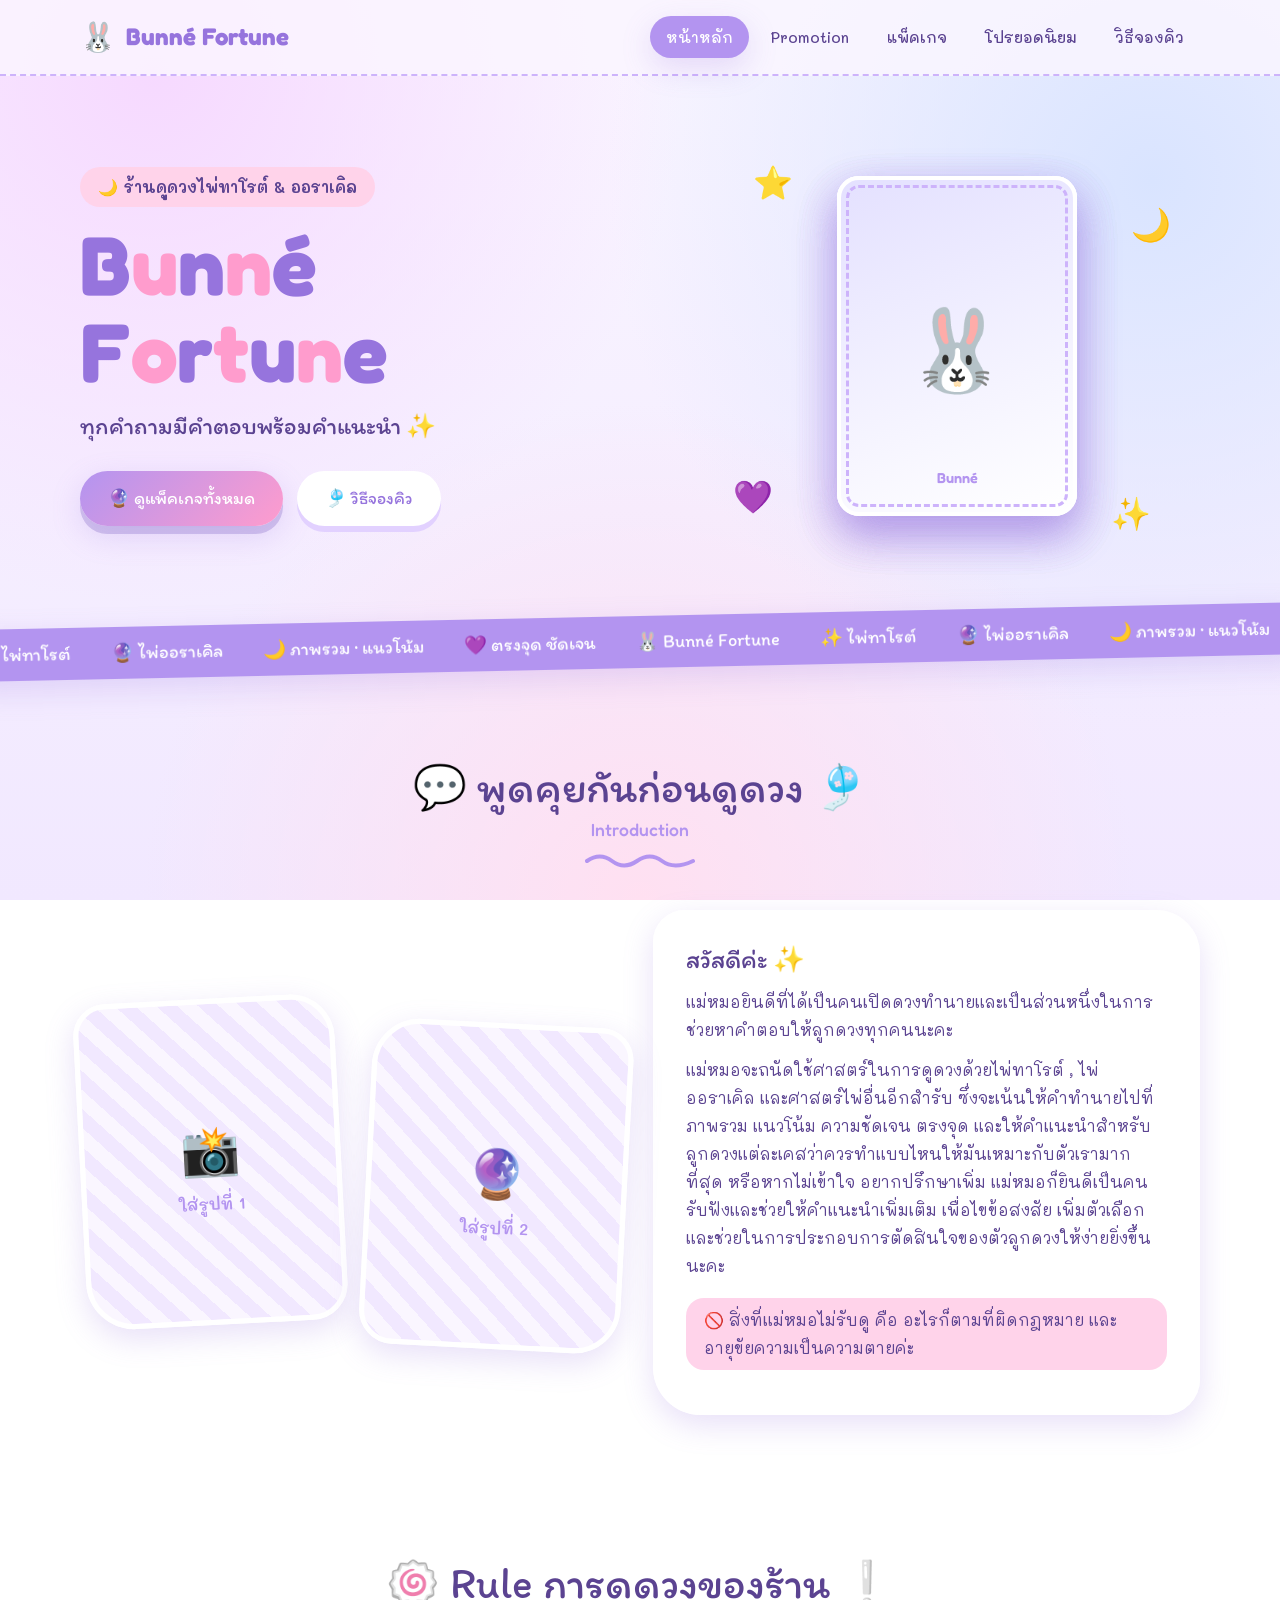
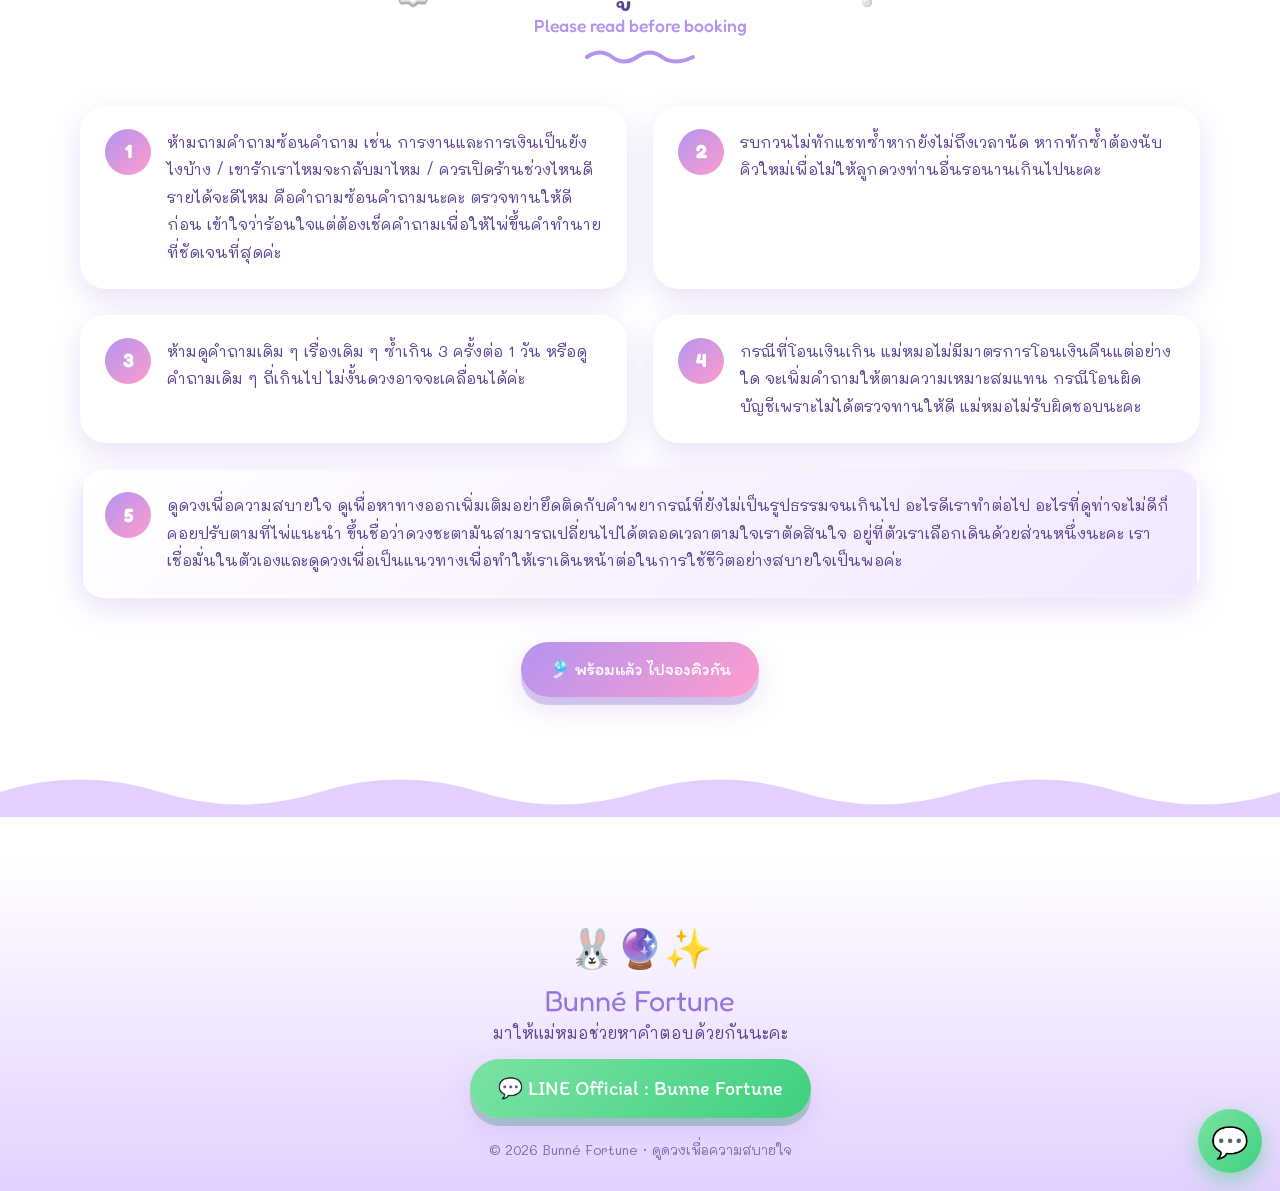
<file: index.html>
<!DOCTYPE html>
<html lang="th">
<head>
  <meta charset="UTF-8">
  <meta name="viewport" content="width=device-width, initial-scale=1">
  <title>Bunné Fortune — ร้านดูดวงไพ่ทาโรต์ & ออราเคิล</title>
  <meta name="description" content="Bunné Fortune ร้านดูดวงไพ่ทาโรต์ ไพ่ออราเคิล ทำนายตรงจุด ให้คำแนะนำเพื่อความสบายใจ">
  <link rel="stylesheet" href="style.css">
</head>
<body>
  <header id="site-header"></header>

  <main>
    <!-- ===== Hero ===== -->
    <section class="hero">
      <div class="container hero-grid">
        <div>
          <span class="hero-badge">🌙 ร้านดูดวงไพ่ทาโรต์ & ออราเคิล</span>
          <h1 aria-label="Bunné Fortune">
            <span>B</span><span>u</span><span>n</span><span>n</span><span>é</span><br>
            <span>F</span><span>o</span><span>r</span><span>t</span><span>u</span><span>n</span><span>e</span>
          </h1>
          <p class="tagline">ทุกคำถามมีคำตอบพร้อมคำแนะนำ ✨</p>
          <div class="hero-cta">
            <a href="packages.html" class="btn">🔮 ดูแพ็คเกจทั้งหมด</a>
            <a href="booking.html" class="btn ghost">🎐 วิธีจองคิว</a>
          </div>
        </div>

        <div class="card-stage" aria-hidden="true">
          <span class="orbit-emoji">⭐</span>
          <span class="orbit-emoji">🌙</span>
          <span class="orbit-emoji">💜</span>
          <span class="orbit-emoji">✨</span>
          <div class="tarot-fan">
            <div class="tarot t1">🌸<small>The Star</small></div>
            <div class="tarot t3">🌙<small>The Moon</small></div>
            <div class="tarot t2">🐰<small>Bunné</small></div>
          </div>
        </div>
      </div>
    </section>

    <div class="ribbon" aria-hidden="true">
      <div class="ribbon-track">
        <span>✨ ไพ่ทาโรต์</span><span>🔮 ไพ่ออราเคิล</span><span>🌙 ภาพรวม · แนวโน้ม</span><span>💜 ตรงจุด ชัดเจน</span><span>🐰 Bunné Fortune</span>
        <span>✨ ไพ่ทาโรต์</span><span>🔮 ไพ่ออราเคิล</span><span>🌙 ภาพรวม · แนวโน้ม</span><span>💜 ตรงจุด ชัดเจน</span><span>🐰 Bunné Fortune</span>
      </div>
    </div>

    <!-- ===== Introduction ===== -->
    <section id="intro">
      <div class="container">
        <div class="sec-title reveal">
          <h2>💬 พูดคุยกันก่อนดูดวง 🎐</h2>
          <div class="en-sub">Introduction</div>
          <span class="squiggle"></span>
        </div>

        <div class="grid g2" style="align-items:center">
          <!-- ช่องใส่รูป: ลบข้อความในกรอบแล้วใส่ <img src="images/photo1.jpg" alt="แม่หมอ"> ได้เลย -->
          <div class="photo-row reveal">
            <div class="photo-frame">
              <!-- <img src="images/photo1.jpg" alt="รูปที่ 1"> -->
              <span><span class="ph-emoji">📸</span>ใส่รูปที่ 1</span>
            </div>
            <div class="photo-frame">
              <!-- <img src="images/photo2.jpg" alt="รูปที่ 2"> -->
              <span><span class="ph-emoji">🔮</span>ใส่รูปที่ 2</span>
            </div>
          </div>

          <div class="card intro-card reveal d1">
            <h3>สวัสดีค่ะ ✨</h3>
            <p>แม่หมอยินดีที่ได้เป็นคนเปิดดวงทำนายและเป็นส่วนหนึ่งในการช่วยหาคำตอบให้ลูกดวงทุกคนนะคะ</p>
            <p>แม่หมอจะถนัดใช้ศาสตร์ในการดูดวงด้วยไพ่ทาโรต์ , ไพ่ออราเคิล และศาสตร์ไพ่อื่นอีกสำรับ ซึ่งจะเน้นให้คำทำนายไปที่ภาพรวม แนวโน้ม ความชัดเจน ตรงจุด และให้คำแนะนำสำหรับลูกดวงแต่ละเคสว่าควรทำแบบไหนให้มันเหมาะกับตัวเรามากที่สุด หรือหากไม่เข้าใจ อยากปรึกษาเพิ่ม แม่หมอก็ยินดีเป็นคนรับฟังและช่วยให้คำแนะนำเพิ่มเติม เพื่อไขข้อสงสัย เพิ่มตัวเลือกและช่วยในการประกอบการตัดสินใจของตัวลูกดวงให้ง่ายยิ่งขึ้นนะคะ</p>
            <p class="warn-pill">🚫 สิ่งที่แม่หมอไม่รับดู คือ อะไรก็ตามที่ผิดกฎหมาย และอายุขัยความเป็นความตายค่ะ</p>
          </div>
        </div>
      </div>
    </section>

    <!-- ===== Rules ===== -->
    <section id="rules">
      <div class="container">
        <div class="sec-title reveal">
          <h2>🍥 Rule การดูดวงของร้าน ❕</h2>
          <div class="en-sub">Please read before booking</div>
          <span class="squiggle"></span>
        </div>

        <div class="grid g2">
          <div class="rule reveal">
            <div class="rule-num">1</div>
            <p>ห้ามถามคำถามซ้อนคำถาม เช่น การงานและการเงินเป็นยังไงบ้าง / เขารักเราไหมจะกลับมาไหม / ควรเปิดร้านช่วงไหนดีรายได้จะดีไหม คือคำถามซ้อนคำถามนะคะ ตรวจทานให้ดีก่อน เข้าใจว่าร้อนใจแต่ต้องเช็คคำถามเพื่อให้ไพ่ขึ้นคำทำนายที่ชัดเจนที่สุดค่ะ</p>
          </div>
          <div class="rule reveal d1">
            <div class="rule-num">2</div>
            <p>รบกวนไม่ทักแชทซ้ำหากยังไม่ถึงเวลานัด หากทักซ้ำต้องนับคิวใหม่เพื่อไม่ให้ลูกดวงท่านอื่นรอนานเกินไปนะคะ</p>
          </div>
          <div class="rule reveal">
            <div class="rule-num">3</div>
            <p>ห้ามดูคำถามเดิม ๆ เรื่องเดิม ๆ ซ้ำเกิน 3 ครั้งต่อ 1 วัน หรือดูคำถามเดิม ๆ ถี่เกินไป ไม่งั้นดวงอาจจะเคลื่อนได้ค่ะ</p>
          </div>
          <div class="rule reveal d1">
            <div class="rule-num">4</div>
            <p>กรณีที่โอนเงินเกิน แม่หมอไม่มีมาตรการโอนเงินคืนแต่อย่างใด จะเพิ่มคำถามให้ตามความเหมาะสมแทน กรณีโอนผิดบัญชีเพราะไม่ได้ตรวจทานให้ดี แม่หมอไม่รับผิดชอบนะคะ</p>
          </div>
          <div class="rule full reveal">
            <div class="rule-num">5</div>
            <p>ดูดวงเพื่อความสบายใจ ดูเพื่อหาทางออกเพิ่มเติมอย่ายึดติดกับคำพยากรณ์ที่ยังไม่เป็นรูปธรรมจนเกินไป อะไรดีเราทำต่อไป อะไรที่ดูท่าจะไม่ดีก็คอยปรับตามที่ไพ่แนะนำ ขึ้นชื่อว่าดวงชะตามันสามารถเปลี่ยนไปได้ตลอดเวลาตามใจเราตัดสินใจ อยู่ที่ตัวเราเลือกเดินด้วยส่วนหนึ่งนะคะ เราเชื่อมั่นในตัวเองและดูดวงเพื่อเป็นแนวทางเพื่อทำให้เราเดินหน้าต่อในการใช้ชีวิตอย่างสบายใจเป็นพอค่ะ</p>
          </div>
        </div>

        <div style="text-align:center;margin-top:44px" class="reveal">
          <a href="booking.html" class="btn">🎐 พร้อมแล้ว ไปจองคิวกัน</a>
        </div>
      </div>
    </section>
  </main>

  <footer id="site-footer"></footer>
  <script src="script.js"></script>
</body>
</html>
</file>
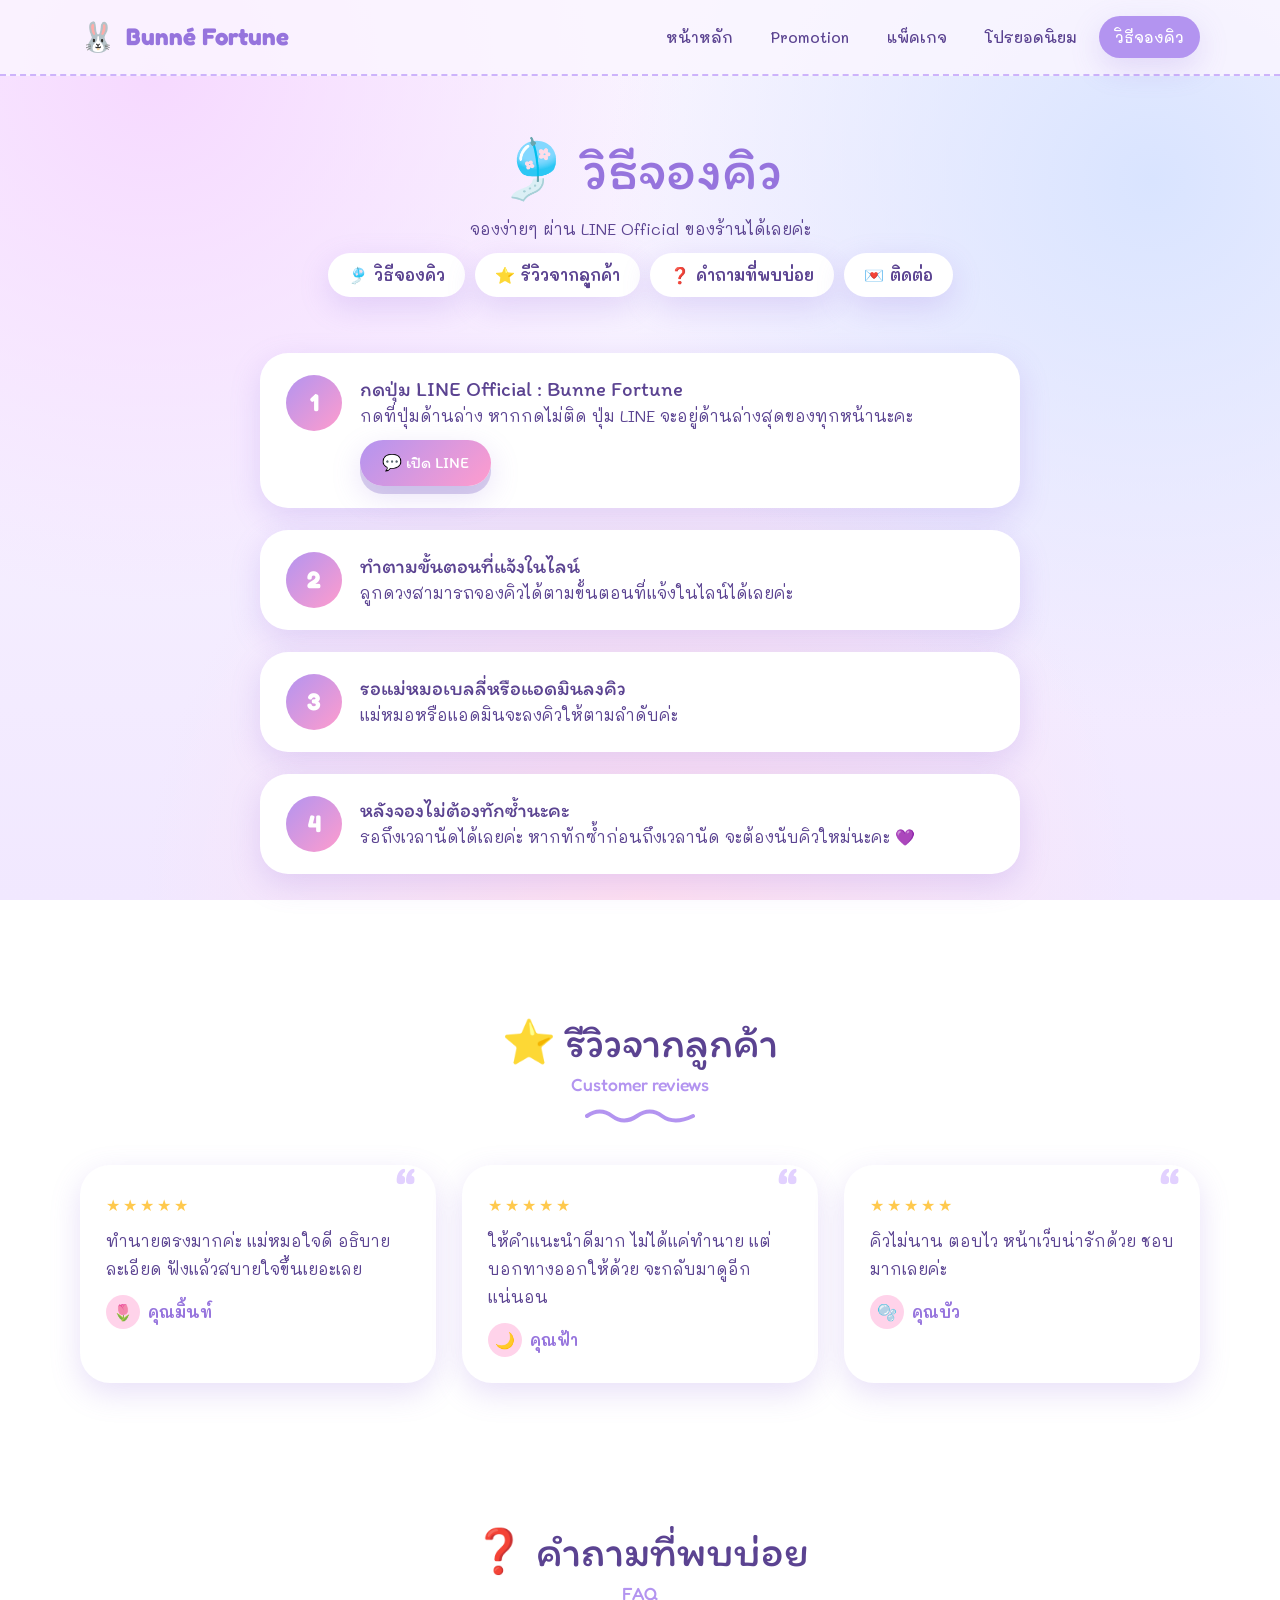
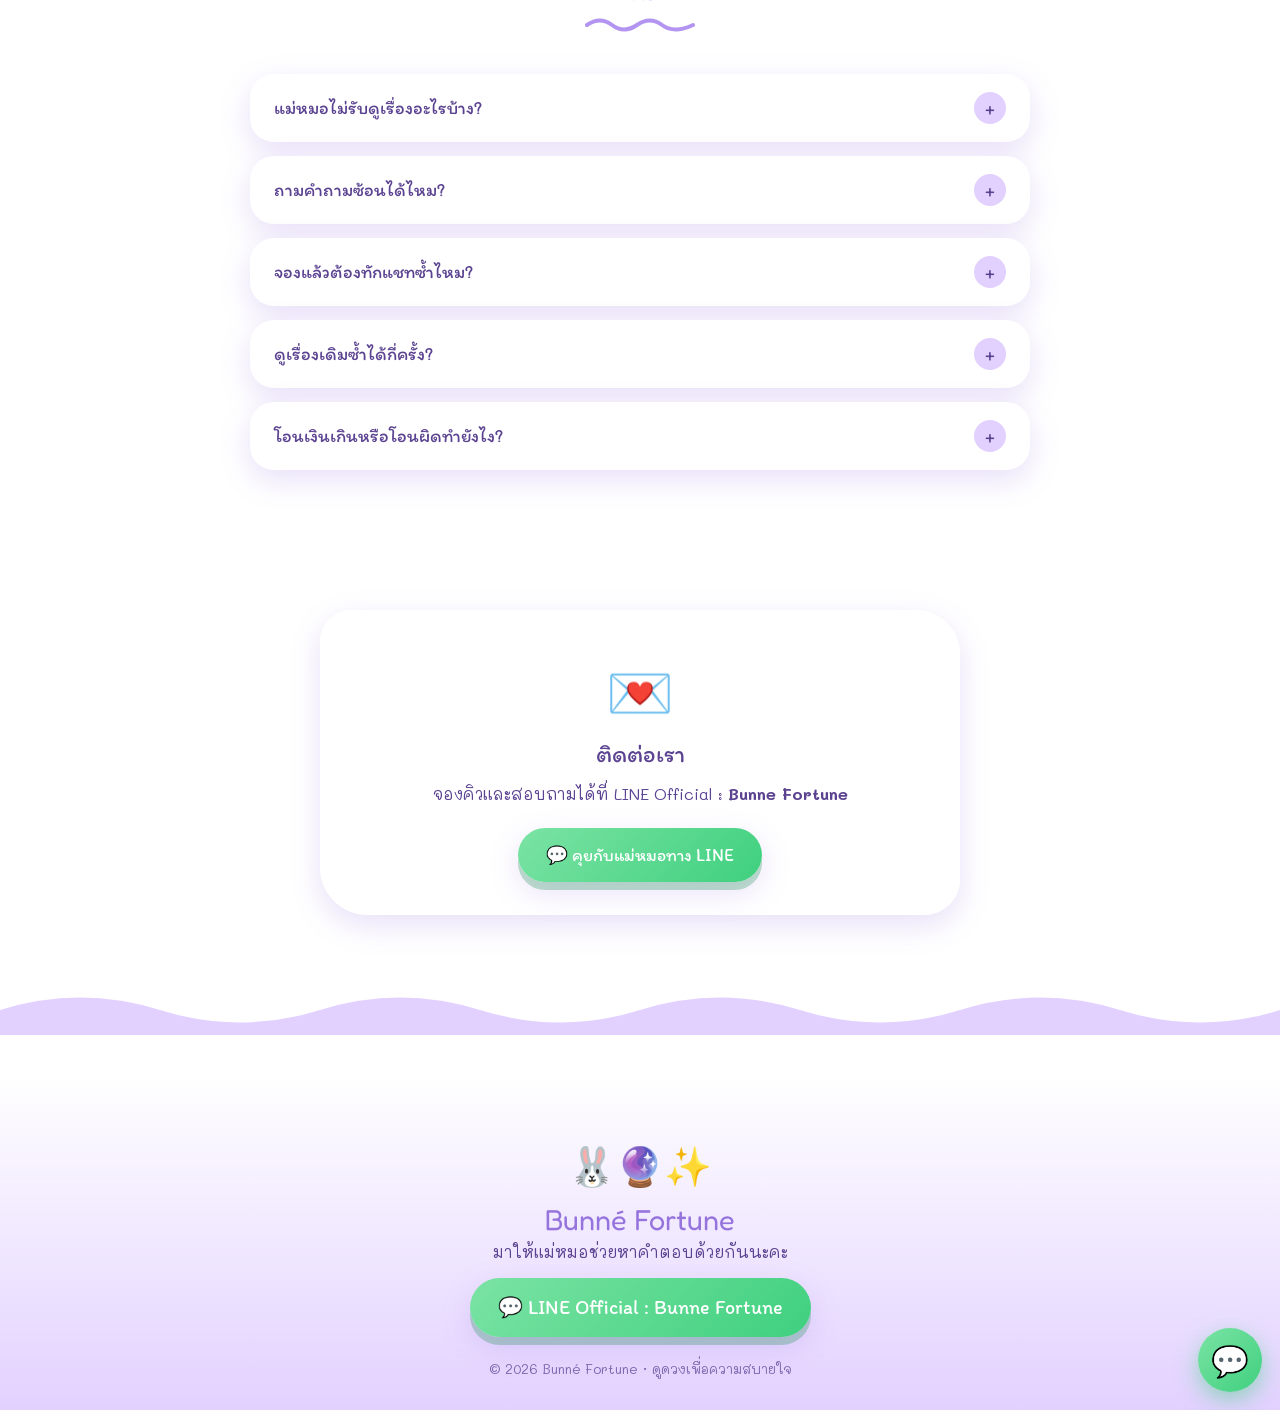
<file: booking.html>
<!DOCTYPE html>
<html lang="th">
<head>
  <meta charset="UTF-8">
  <meta name="viewport" content="width=device-width, initial-scale=1">
  <title>วิธีจองคิว — Bunné Fortune</title>
  <link rel="stylesheet" href="style.css">
</head>
<body>
  <header id="site-header"></header>

  <main>
    <div class="page-hero container">
      <h1>🎐 วิธีจองคิว</h1>
      <p>จองง่ายๆ ผ่าน LINE Official ของร้านได้เลยค่ะ</p>
    </div>

    <div class="container">
      <div class="chips reveal">
        <a class="chip" href="#how">🎐 วิธีจองคิว</a>
        <a class="chip" href="#reviews">⭐ รีวิวจากลูกค้า</a>
        <a class="chip" href="#faq">❓ คำถามที่พบบ่อย</a>
        <a class="chip" href="#contact">💌 ติดต่อ</a>
      </div>
    </div>

    <!-- ===== วิธีจองคิว ===== -->
    <section id="how" style="padding-top:20px">
      <div class="container">
        <div class="steps">
          <div class="step reveal">
            <div class="step-bubble">1</div>
            <div>
              <h3>กดปุ่ม LINE Official : Bunne Fortune</h3>
              <p>กดที่ปุ่มด้านล่าง หากกดไม่ติด ปุ่ม LINE จะอยู่ด้านล่างสุดของทุกหน้านะคะ</p>
              <a class="btn js-line" href="#" style="margin-top:10px;font-size:1rem;padding:9px 22px">💬 เปิด LINE</a>
            </div>
          </div>
          <div class="step reveal">
            <div class="step-bubble">2</div>
            <div>
              <h3>ทำตามขั้นตอนที่แจ้งในไลน์</h3>
              <p>ลูกดวงสามารถจองคิวได้ตามขั้นตอนที่แจ้งในไลน์ได้เลยค่ะ</p>
            </div>
          </div>
          <div class="step reveal">
            <div class="step-bubble">3</div>
            <div>
              <h3>รอแม่หมอเบลลี่หรือแอดมินลงคิว</h3>
              <p>แม่หมอหรือแอดมินจะลงคิวให้ตามลำดับค่ะ</p>
            </div>
          </div>
          <div class="step reveal">
            <div class="step-bubble">4</div>
            <div>
              <h3>หลังจองไม่ต้องทักซ้ำนะคะ</h3>
              <p>รอถึงเวลานัดได้เลยค่ะ หากทักซ้ำก่อนถึงเวลานัด จะต้องนับคิวใหม่นะคะ 💜</p>
            </div>
          </div>
        </div>
      </div>
    </section>

    <!-- ===== รีวิวจากลูกค้า ===== -->
    <section id="reviews">
      <div class="container">
        <div class="sec-title reveal">
          <h2>⭐ รีวิวจากลูกค้า</h2>
          <div class="en-sub">Customer reviews</div>
          <span class="squiggle"></span>
        </div>
        <!-- ★ รีวิวตัวอย่าง แก้เป็นของจริงได้เลย ★ -->
        <div class="grid g3">
          <div class="review reveal">
            <div class="stars">★★★★★</div>
            <p>ทำนายตรงมากค่ะ แม่หมอใจดี อธิบายละเอียด ฟังแล้วสบายใจขึ้นเยอะเลย</p>
            <div class="who"><span class="avatar">🌷</span>คุณมิ้นท์</div>
          </div>
          <div class="review reveal d1">
            <div class="stars">★★★★★</div>
            <p>ให้คำแนะนำดีมาก ไม่ได้แค่ทำนาย แต่บอกทางออกให้ด้วย จะกลับมาดูอีกแน่นอน</p>
            <div class="who"><span class="avatar">🌙</span>คุณฟ้า</div>
          </div>
          <div class="review reveal d2">
            <div class="stars">★★★★★</div>
            <p>คิวไม่นาน ตอบไว หน้าเว็บน่ารักด้วย ชอบมากเลยค่ะ</p>
            <div class="who"><span class="avatar">🫧</span>คุณบัว</div>
          </div>
        </div>
      </div>
    </section>

    <!-- ===== คำถามที่พบบ่อย ===== -->
    <section id="faq">
      <div class="container">
        <div class="sec-title reveal">
          <h2>❓ คำถามที่พบบ่อย</h2>
          <div class="en-sub">FAQ</div>
          <span class="squiggle"></span>
        </div>
        <div class="faq-list">
          <div class="faq-item reveal">
            <button class="faq-q">แม่หมอไม่รับดูเรื่องอะไรบ้าง? <span class="plus">+</span></button>
            <div class="faq-a"><p>แม่หมอไม่รับดูเรื่องที่ผิดกฎหมาย และเรื่องอายุขัย ความเป็นความตายค่ะ</p></div>
          </div>
          <div class="faq-item reveal">
            <button class="faq-q">ถามคำถามซ้อนได้ไหม? <span class="plus">+</span></button>
            <div class="faq-a"><p>ไม่ได้นะคะ ขอให้ 1 คำถามต่อ 1 เรื่อง เพื่อให้ไพ่ขึ้นคำทำนายที่ชัดเจนที่สุดค่ะ</p></div>
          </div>
          <div class="faq-item reveal">
            <button class="faq-q">จองแล้วต้องทักแชทซ้ำไหม? <span class="plus">+</span></button>
            <div class="faq-a"><p>ไม่ต้องค่ะ รอแม่หมอเบลลี่หรือแอดมินลงคิวให้ หากทักซ้ำก่อนถึงเวลานัดต้องนับคิวใหม่นะคะ</p></div>
          </div>
          <div class="faq-item reveal">
            <button class="faq-q">ดูเรื่องเดิมซ้ำได้กี่ครั้ง? <span class="plus">+</span></button>
            <div class="faq-a"><p>ไม่เกิน 3 ครั้งต่อ 1 วันค่ะ ถ้าดูถี่เกินไปดวงอาจเคลื่อนได้</p></div>
          </div>
          <div class="faq-item reveal">
            <button class="faq-q">โอนเงินเกินหรือโอนผิดทำยังไง? <span class="plus">+</span></button>
            <div class="faq-a"><p>กรณีโอนเกิน แม่หมอจะเพิ่มคำถามให้ตามความเหมาะสมแทนการคืนเงิน และกรณีโอนผิดบัญชี แม่หมอไม่รับผิดชอบ รบกวนตรวจทานก่อนโอนนะคะ</p></div>
          </div>
        </div>
      </div>
    </section>

    <!-- ===== ติดต่อ ===== -->
    <section id="contact">
      <div class="container">
        <div class="card contact-card reveal">
          <div class="big-emoji">💌</div>
          <h2>ติดต่อเรา</h2>
          <p style="margin:10px 0 20px">จองคิวและสอบถามได้ที่ LINE Official : <b>Bunne Fortune</b></p>
          <a class="btn line js-line" href="#">💬 คุยกับแม่หมอทาง LINE</a>
        </div>
      </div>
    </section>
  </main>

  <footer id="site-footer"></footer>
  <script src="script.js"></script>
</body>
</html>
</file>
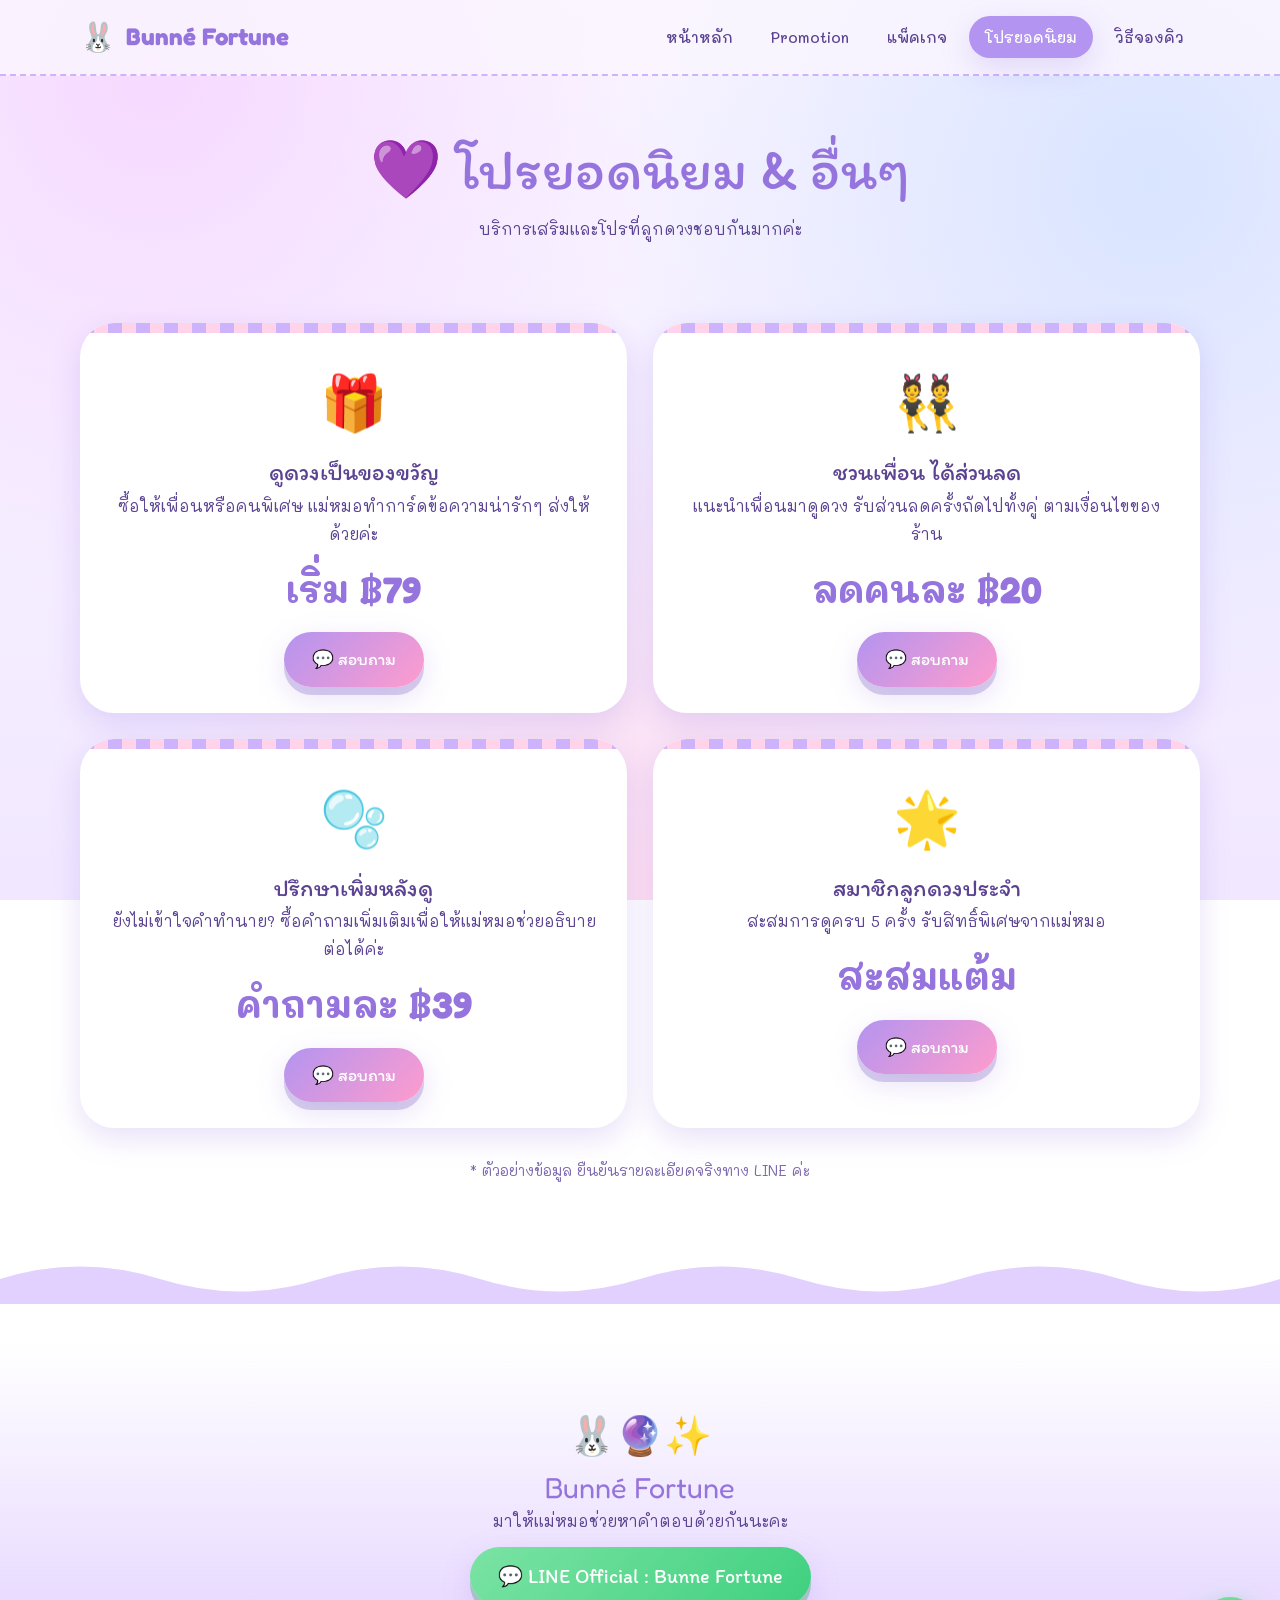
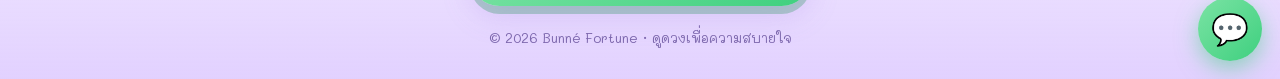
<file: more.html>
<!DOCTYPE html>
<html lang="th">
<head>
  <meta charset="UTF-8">
  <meta name="viewport" content="width=device-width, initial-scale=1">
  <title>โปรโมชั่นยอดนิยม / อื่นๆ — Bunné Fortune</title>
  <link rel="stylesheet" href="style.css">
</head>
<body>
  <header id="site-header"></header>

  <main>
    <div class="page-hero container">
      <h1>💜 โปรยอดนิยม & อื่นๆ</h1>
      <p>บริการเสริมและโปรที่ลูกดวงชอบกันมากค่ะ</p>
    </div>

    <section>
      <div class="container">
        <!-- ★ เนื้อหาทั้งหมดเป็นตัวอย่าง แก้ได้เลย ★ -->
        <div class="grid g2">
          <article class="promo-card reveal">
            <div class="icon">🎁</div>
            <h3>ดูดวงเป็นของขวัญ</h3>
            <p>ซื้อให้เพื่อนหรือคนพิเศษ แม่หมอทำการ์ดข้อความน่ารักๆ ส่งให้ด้วยค่ะ</p>
            <div class="price" style="margin:10px 0">เริ่ม ฿79</div>
            <a class="btn js-line" href="#">💬 สอบถาม</a>
          </article>

          <article class="promo-card reveal d1">
            <div class="icon">👯</div>
            <h3>ชวนเพื่อน ได้ส่วนลด</h3>
            <p>แนะนำเพื่อนมาดูดวง รับส่วนลดครั้งถัดไปทั้งคู่ ตามเงื่อนไขของร้าน</p>
            <div class="price" style="margin:10px 0">ลดคนละ ฿20</div>
            <a class="btn js-line" href="#">💬 สอบถาม</a>
          </article>

          <article class="promo-card reveal">
            <div class="icon">🫧</div>
            <h3>ปรึกษาเพิ่มหลังดู</h3>
            <p>ยังไม่เข้าใจคำทำนาย? ซื้อคำถามเพิ่มเติมเพื่อให้แม่หมอช่วยอธิบายต่อได้ค่ะ</p>
            <div class="price" style="margin:10px 0">คำถามละ ฿39</div>
            <a class="btn js-line" href="#">💬 สอบถาม</a>
          </article>

          <article class="promo-card reveal d1">
            <div class="icon">🌟</div>
            <h3>สมาชิกลูกดวงประจำ</h3>
            <p>สะสมการดูครบ 5 ครั้ง รับสิทธิ์พิเศษจากแม่หมอ</p>
            <div class="price" style="margin:10px 0">สะสมแต้ม</div>
            <a class="btn js-line" href="#">💬 สอบถาม</a>
          </article>
        </div>
        <p class="note">* ตัวอย่างข้อมูล ยืนยันรายละเอียดจริงทาง LINE ค่ะ</p>
      </div>
    </section>
  </main>

  <footer id="site-footer"></footer>
  <script src="script.js"></script>
</body>
</html>
</file>
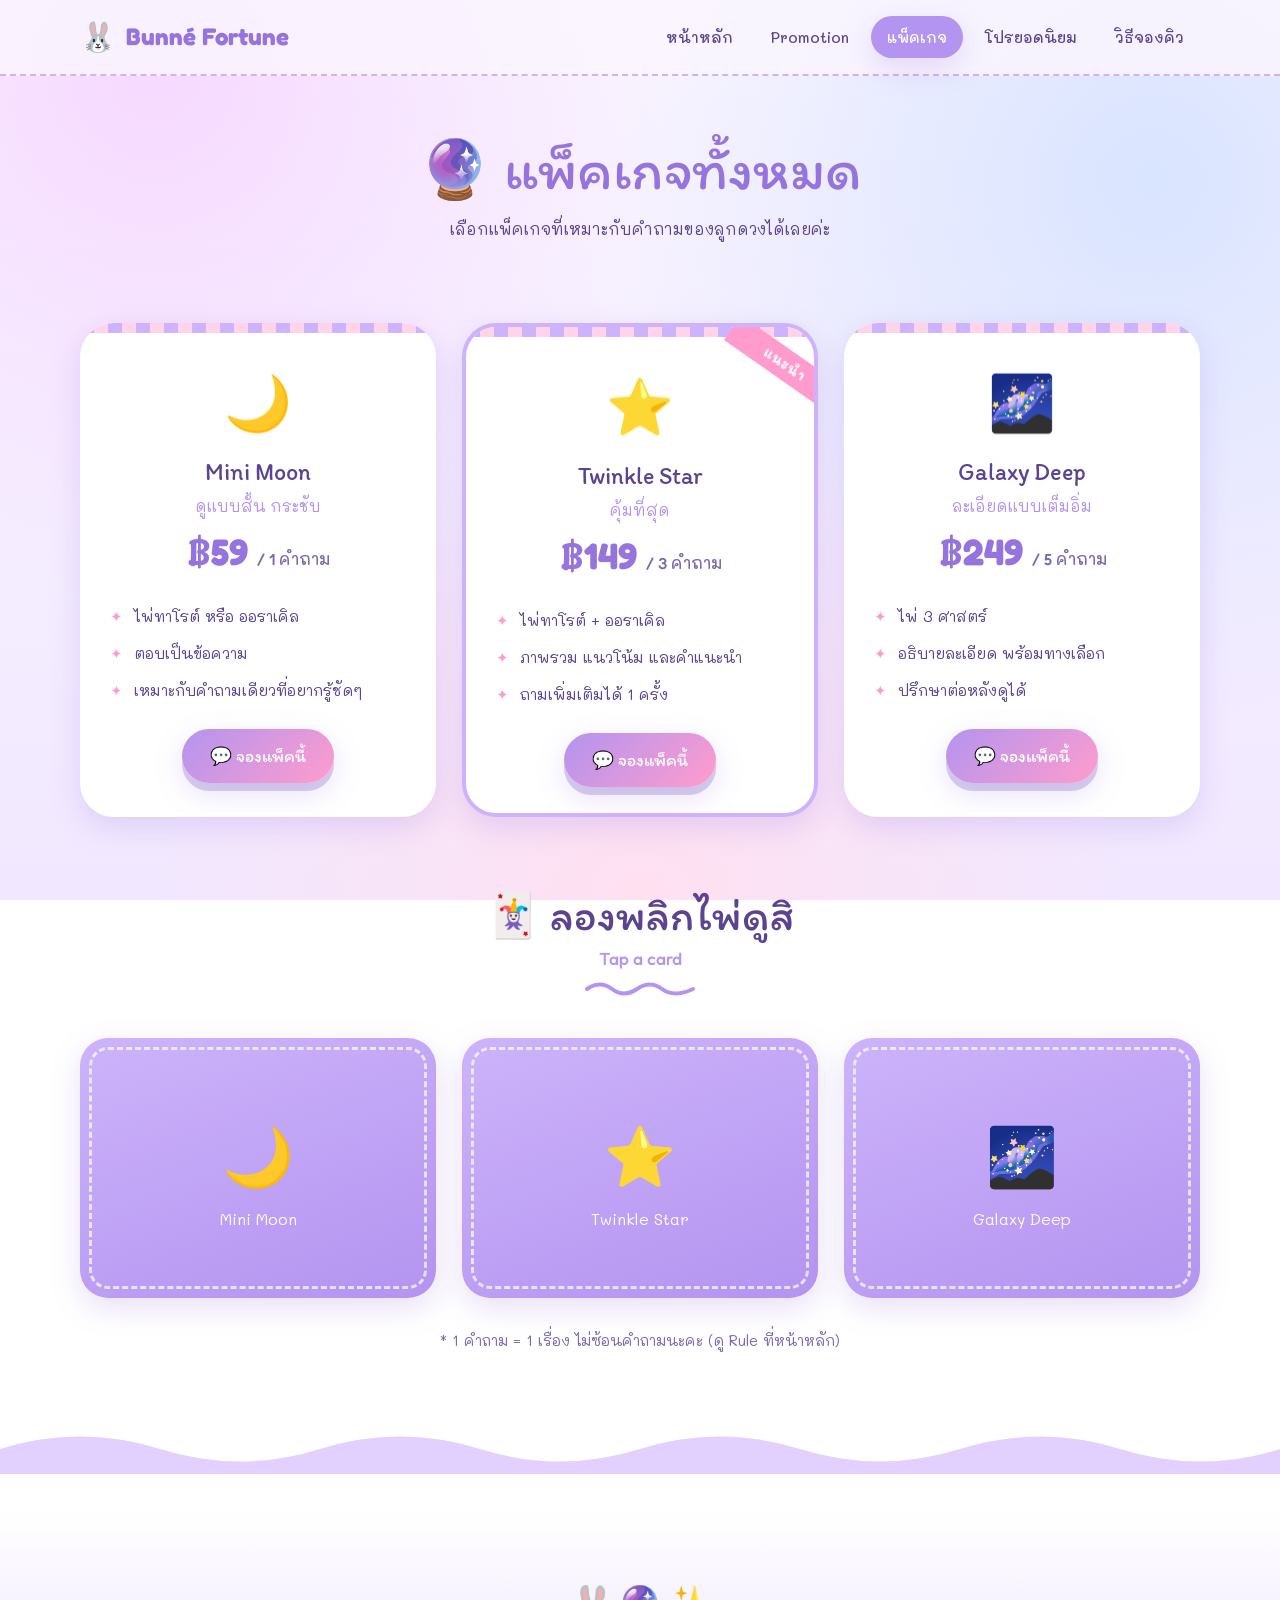
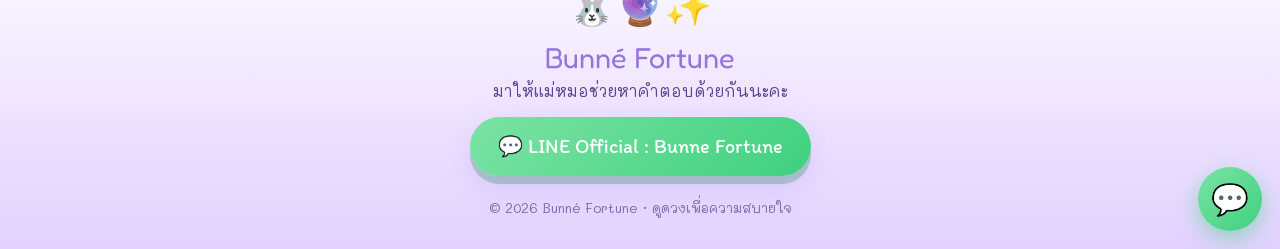
<file: packages.html>
<!DOCTYPE html>
<html lang="th">
<head>
  <meta charset="UTF-8">
  <meta name="viewport" content="width=device-width, initial-scale=1">
  <title>แพ็คเกจทั้งหมด — Bunné Fortune</title>
  <link rel="stylesheet" href="style.css">
</head>
<body>
  <header id="site-header"></header>

  <main>
    <div class="page-hero container">
      <h1>🔮 แพ็คเกจทั้งหมด</h1>
      <p>เลือกแพ็คเกจที่เหมาะกับคำถามของลูกดวงได้เลยค่ะ</p>
    </div>

    <section>
      <div class="container">
        <!-- ★ ชื่อแพ็คเกจ / ราคา / รายละเอียด เป็นตัวอย่าง แก้ได้เลย ★ -->
        <div class="grid g3" style="align-items:stretch">
          <article class="promo-card reveal">
            <div class="icon">🌙</div>
            <h3>Mini Moon</h3>
            <div class="en" style="color:var(--lilac-400)">ดูแบบสั้น กระชับ</div>
            <div class="price">฿59 <small>/ 1 คำถาม</small></div>
            <ul>
              <li>ไพ่ทาโรต์ หรือ ออราเคิล</li>
              <li>ตอบเป็นข้อความ</li>
              <li>เหมาะกับคำถามเดียวที่อยากรู้ชัดๆ</li>
            </ul>
            <a class="btn js-line" href="#">💬 จองแพ็คนี้</a>
          </article>

          <article class="promo-card best reveal d1">
            <span class="tag">แนะนำ</span>
            <div class="icon">⭐</div>
            <h3>Twinkle Star</h3>
            <div class="en" style="color:var(--lilac-400)">คุ้มที่สุด</div>
            <div class="price">฿149 <small>/ 3 คำถาม</small></div>
            <ul>
              <li>ไพ่ทาโรต์ + ออราเคิล</li>
              <li>ภาพรวม แนวโน้ม และคำแนะนำ</li>
              <li>ถามเพิ่มเติมได้ 1 ครั้ง</li>
            </ul>
            <a class="btn js-line" href="#">💬 จองแพ็คนี้</a>
          </article>

          <article class="promo-card reveal d2">
            <div class="icon">🌌</div>
            <h3>Galaxy Deep</h3>
            <div class="en" style="color:var(--lilac-400)">ละเอียดแบบเต็มอิ่ม</div>
            <div class="price">฿249 <small>/ 5 คำถาม</small></div>
            <ul>
              <li>ไพ่ 3 ศาสตร์</li>
              <li>อธิบายละเอียด พร้อมทางเลือก</li>
              <li>ปรึกษาต่อหลังดูได้</li>
            </ul>
            <a class="btn js-line" href="#">💬 จองแพ็คนี้</a>
          </article>
        </div>

        <!-- ไพ่พลิก: ชี้ (คอม) หรือแตะ (มือถือ) -->
        <div class="sec-title reveal" style="margin-top:70px">
          <h2>🃏 ลองพลิกไพ่ดูสิ</h2>
          <div class="en-sub">Tap a card</div>
          <span class="squiggle"></span>
        </div>
        <div class="grid g3">
          <div class="flip reveal">
            <div class="flip-inner">
              <div class="flip-face"><span><span class="big">🌙</span>Mini Moon</span></div>
              <div class="flip-back"><div><h3>Mini Moon</h3><p>1 คำถาม ตรงจุด</p><div class="price">฿59</div></div></div>
            </div>
          </div>
          <div class="flip reveal d1">
            <div class="flip-inner">
              <div class="flip-face"><span><span class="big">⭐</span>Twinkle Star</span></div>
              <div class="flip-back"><div><h3>Twinkle Star</h3><p>3 คำถาม คุ้มที่สุด</p><div class="price">฿149</div></div></div>
            </div>
          </div>
          <div class="flip reveal d2">
            <div class="flip-inner">
              <div class="flip-face"><span><span class="big">🌌</span>Galaxy Deep</span></div>
              <div class="flip-back"><div><h3>Galaxy Deep</h3><p>5 คำถาม ละเอียดเต็มที่</p><div class="price">฿249</div></div></div>
            </div>
          </div>
        </div>

        <p class="note">* 1 คำถาม = 1 เรื่อง ไม่ซ้อนคำถามนะคะ (ดู Rule ที่หน้าหลัก)</p>
      </div>
    </section>
  </main>

  <footer id="site-footer"></footer>
  <script src="script.js"></script>
</body>
</html>
</file>
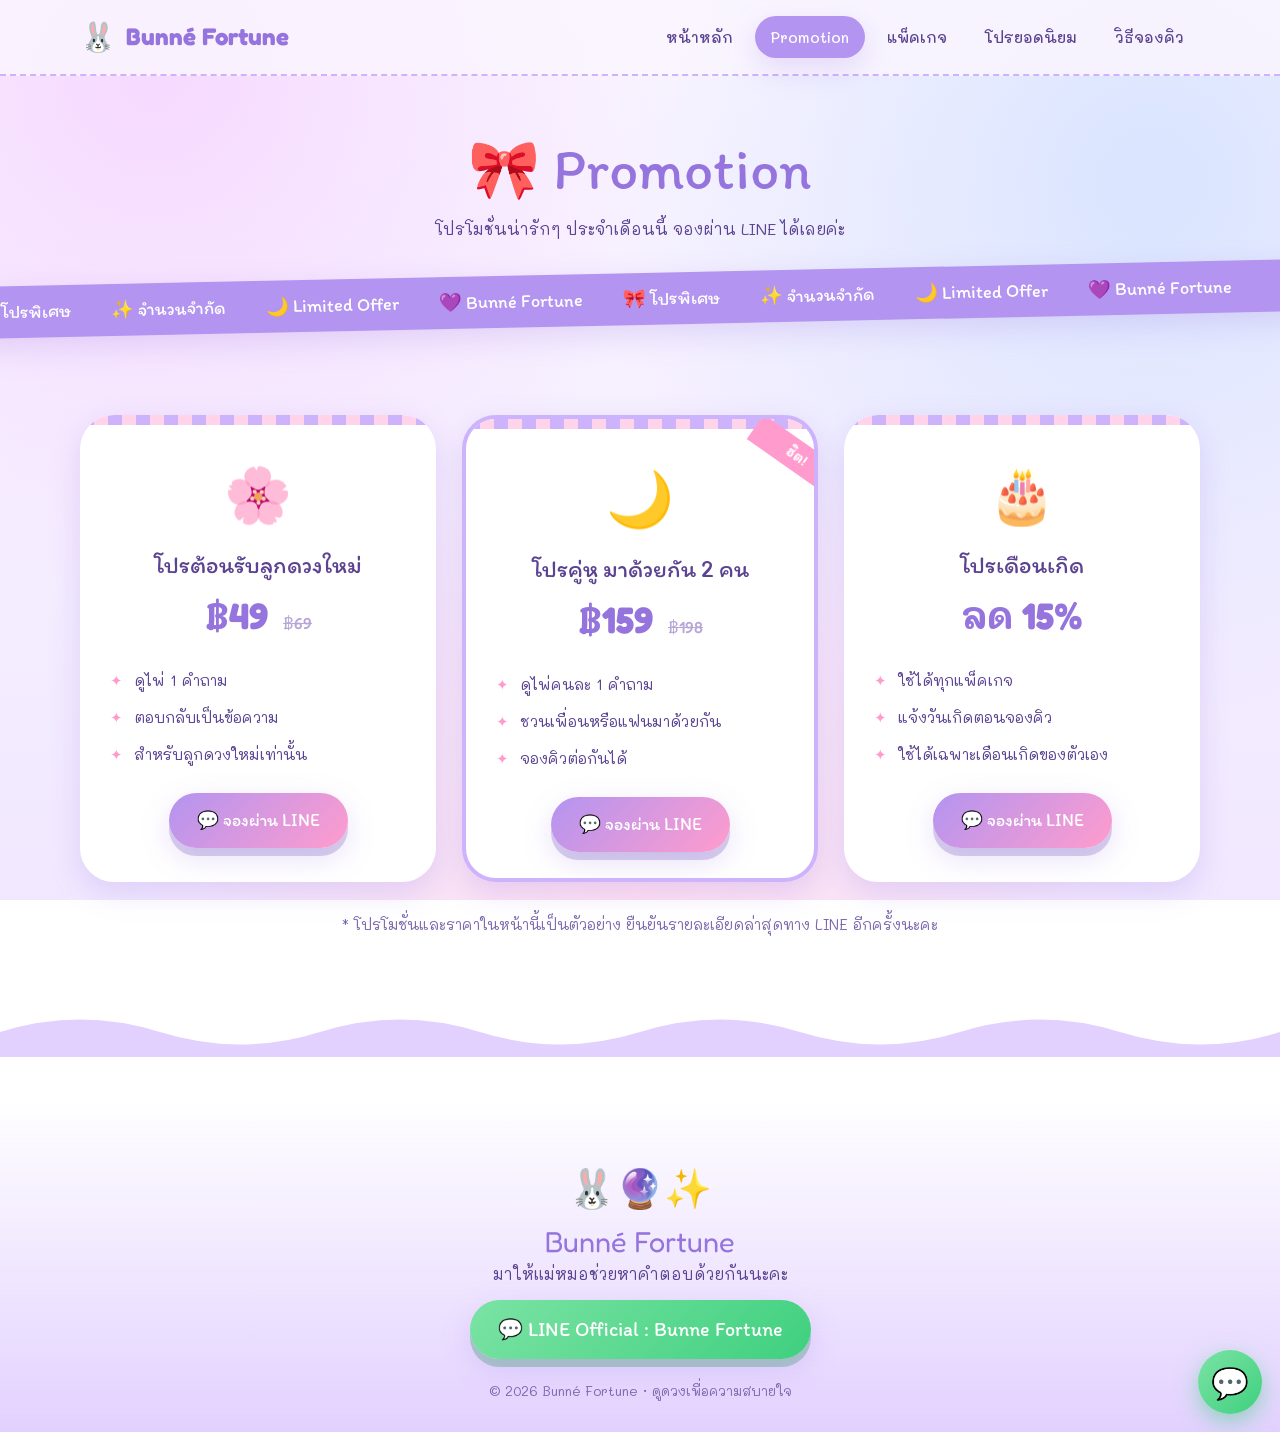
<file: promotion.html>
<!DOCTYPE html>
<html lang="th">
<head>
  <meta charset="UTF-8">
  <meta name="viewport" content="width=device-width, initial-scale=1">
  <title>Promotion — Bunné Fortune</title>
  <link rel="stylesheet" href="style.css">
</head>
<body>
  <header id="site-header"></header>

  <main>
    <div class="page-hero container">
      <h1>🎀 Promotion</h1>
      <p>โปรโมชั่นน่ารักๆ ประจำเดือนนี้ จองผ่าน LINE ได้เลยค่ะ</p>
    </div>

    <div class="ribbon" aria-hidden="true">
      <div class="ribbon-track">
        <span>🎀 โปรพิเศษ</span><span>✨ จำนวนจำกัด</span><span>🌙 Limited Offer</span><span>💜 Bunné Fortune</span><span>🎀 โปรพิเศษ</span>
        <span>✨ จำนวนจำกัด</span><span>🌙 Limited Offer</span><span>💜 Bunné Fortune</span>
      </div>
    </div>

    <section>
      <div class="container">
        <!-- ★ ข้อมูลด้านล่างเป็นตัวอย่าง แก้ชื่อ/ราคา/เงื่อนไขได้เลย ★ -->
        <div class="grid g3">
          <article class="promo-card reveal">
            <div class="icon">🌸</div>
            <h3>โปรต้อนรับลูกดวงใหม่</h3>
            <div class="price">฿49 <span class="old">฿69</span></div>
            <ul>
              <li>ดูไพ่ 1 คำถาม</li>
              <li>ตอบกลับเป็นข้อความ</li>
              <li>สำหรับลูกดวงใหม่เท่านั้น</li>
            </ul>
            <a class="btn js-line" href="#">💬 จองผ่าน LINE</a>
          </article>

          <article class="promo-card best reveal d1">
            <span class="tag">ฮิต!</span>
            <div class="icon">🌙</div>
            <h3>โปรคู่หู มาด้วยกัน 2 คน</h3>
            <div class="price">฿159 <span class="old">฿198</span></div>
            <ul>
              <li>ดูไพ่คนละ 1 คำถาม</li>
              <li>ชวนเพื่อนหรือแฟนมาด้วยกัน</li>
              <li>จองคิวต่อกันได้</li>
            </ul>
            <a class="btn js-line" href="#">💬 จองผ่าน LINE</a>
          </article>

          <article class="promo-card reveal d2">
            <div class="icon">🎂</div>
            <h3>โปรเดือนเกิด</h3>
            <div class="price">ลด 15%</div>
            <ul>
              <li>ใช้ได้ทุกแพ็คเกจ</li>
              <li>แจ้งวันเกิดตอนจองคิว</li>
              <li>ใช้ได้เฉพาะเดือนเกิดของตัวเอง</li>
            </ul>
            <a class="btn js-line" href="#">💬 จองผ่าน LINE</a>
          </article>
        </div>
        <p class="note">* โปรโมชั่นและราคาในหน้านี้เป็นตัวอย่าง ยืนยันรายละเอียดล่าสุดทาง LINE อีกครั้งนะคะ</p>
      </div>
    </section>
  </main>

  <footer id="site-footer"></footer>
  <script src="script.js"></script>
</body>
</html>
</file>
<file: style.css>
/* ==========================================================
   Bunné Fortune — style.css
   ธีมม่วงพาสเทล น่ารัก / ฟอนต์: Mali + Itim (ไทย) , Fredoka (อังกฤษ)
   แก้สีทั้งเว็บได้ที่ :root ด้านล่าง
   ========================================================== */
@import url('https://fonts.googleapis.com/css2?family=Fredoka:wght@400;500;600;700&family=Itim&family=Mali:wght@300;400;500;600;700&display=swap');

:root {
  --lilac-50: #faf6ff;
  --lilac-100: #f1e8ff;
  --lilac-200: #e2d1ff;
  --lilac-300: #cdb3fb;
  --lilac-400: #b394f0;
  --lilac-500: #9674dd;
  --plum: #5b4391;       /* สีตัวอักษรหลัก */
  --plum-soft: #7d68ad;
  --pink: #ffd3ea;
  --pink-deep: #ff9ccd;
  --butter: #fff0b8;
  --mint: #d3f5e6;
  --white: #ffffff;

  --font-en: 'Fredoka', 'Mali', sans-serif;
  --font-th-head: 'Itim', 'Fredoka', cursive;
  --font-th: 'Mali', 'Fredoka', sans-serif;

  --r-blob: 32px 44px 36px 48px;
  --shadow: 0 10px 30px rgba(150, 116, 221, .22);
  --shadow-lg: 0 18px 44px rgba(150, 116, 221, .32);
}

* { box-sizing: border-box; margin: 0; padding: 0; }
html { scroll-behavior: smooth; }
body {
  font-family: var(--font-th);
  color: var(--plum);
  line-height: 1.75;
  min-height: 100vh;
  background:
    radial-gradient(circle at 12% 8%, #f6d9ff 0, transparent 38%),
    radial-gradient(circle at 90% 20%, #d9e4ff 0, transparent 40%),
    radial-gradient(circle at 50% 100%, #ffe0f1 0, transparent 45%),
    linear-gradient(180deg, var(--lilac-50), var(--lilac-100));
  background-attachment: fixed;
  overflow-x: hidden;
  animation: pageIn .7s ease both;
}
body.leaving { animation: pageOut .35s ease forwards; }
@keyframes pageIn { from { opacity: 0; transform: translateY(14px); } to { opacity: 1; transform: none; } }
@keyframes pageOut { to { opacity: 0; transform: translateY(-10px); } }

img { max-width: 100%; display: block; }
a { color: inherit; text-decoration: none; }
h1, h2, h3 { font-family: var(--font-th-head); font-weight: 400; line-height: 1.3; }
.en { font-family: var(--font-en); }

/* ---------- พื้นหลังดาวลอย (สร้างด้วย script.js) ---------- */
#sky { position: fixed; inset: 0; pointer-events: none; z-index: 0; overflow: hidden; }
.floaty {
  position: absolute; bottom: -40px; opacity: .0;
  animation: rise linear infinite;
  filter: drop-shadow(0 2px 4px rgba(150,116,221,.25));
}
@keyframes rise {
  0% { transform: translateY(0) rotate(0deg); opacity: 0; }
  10% { opacity: .8; }
  90% { opacity: .8; }
  100% { transform: translateY(-110vh) rotate(360deg); opacity: 0; }
}
.sparkle-trail {
  position: fixed; pointer-events: none; z-index: 999;
  font-size: 16px; animation: spark .9s ease-out forwards;
}
@keyframes spark {
  from { transform: translate(-50%, -50%) scale(1) rotate(0); opacity: 1; }
  to { transform: translate(-50%, calc(-50% + 26px)) scale(.2) rotate(120deg); opacity: 0; }
}

main, header, footer, .float-line { position: relative; z-index: 2; }
.container { width: min(1120px, 92%); margin-inline: auto; }
section { padding: 70px 0; }

/* ---------- Navbar ---------- */
.navbar {
  position: sticky; top: 0; z-index: 50;
  background: rgba(250, 246, 255, .82);
  backdrop-filter: blur(14px);
  border-bottom: 2px dashed var(--lilac-300);
}
.nav-inner { display: flex; align-items: center; justify-content: space-between; padding: 12px 0; gap: 16px; }
.brand { display: flex; align-items: center; gap: 10px; font-family: var(--font-en); font-weight: 700; font-size: 1.5rem; color: var(--lilac-500); }
.brand .bun { font-size: 1.8rem; display: inline-block; animation: hop 2.4s ease-in-out infinite; transform-origin: bottom; }
@keyframes hop {
  0%, 60%, 100% { transform: translateY(0) scaleY(1); }
  70% { transform: translateY(-9px) scaleY(1.08); }
  80% { transform: translateY(0) scaleY(.9); }
  90% { transform: translateY(-3px); }
}
.nav-links { display: flex; gap: 6px; list-style: none; }
.nav-links a {
  display: block; padding: 8px 16px; border-radius: 999px;
  font-weight: 500; font-size: .95rem; transition: .25s;
}
.nav-links a:hover { background: var(--lilac-200); transform: translateY(-2px) rotate(-2deg); }
.nav-links a.active { background: var(--lilac-400); color: #fff; box-shadow: var(--shadow); }
.burger { display: none; background: var(--lilac-200); border: 0; border-radius: 14px; font-size: 1.4rem; padding: 6px 12px; cursor: pointer; color: var(--plum); }

/* ---------- ปุ่ม ---------- */
.btn {
  display: inline-flex; align-items: center; gap: 8px;
  font-family: var(--font-th-head); font-size: 1.1rem;
  padding: 12px 28px; border-radius: 999px; border: 0; cursor: pointer;
  background: linear-gradient(135deg, var(--lilac-400), var(--pink-deep));
  color: #fff; box-shadow: 0 8px 0 rgba(120, 90, 190, .28), var(--shadow);
  transition: transform .15s, box-shadow .15s;
  position: relative; overflow: hidden;
}
.btn::after {
  content: ''; position: absolute; top: 0; left: -80%; width: 50%; height: 100%;
  background: linear-gradient(100deg, transparent, rgba(255,255,255,.55), transparent);
  transform: skewX(-20deg); animation: shine 3.2s infinite;
}
@keyframes shine { 0%, 55% { left: -80%; } 100% { left: 140%; } }
.btn:hover { transform: translateY(-4px) scale(1.04); }
.btn:active { transform: translateY(5px); box-shadow: 0 3px 0 rgba(120, 90, 190, .28); }
.btn.ghost { background: #fff; color: var(--lilac-500); box-shadow: 0 6px 0 var(--lilac-200); }
.btn.line { background: linear-gradient(135deg, #7be3a4, #3fd07f); box-shadow: 0 8px 0 rgba(40, 150, 90, .3), var(--shadow); }

/* ---------- หัวข้อ section ---------- */
.sec-title { text-align: center; margin-bottom: 42px; }
.sec-title h2 { font-size: clamp(1.9rem, 4vw, 2.7rem); color: var(--plum); }
.sec-title .en-sub { font-family: var(--font-en); font-weight: 500; color: var(--lilac-400); font-size: 1.1rem; }
.sec-title .squiggle { display: block; margin: 8px auto 0; width: 110px; height: 14px;
  background: url("data:image/svg+xml,%3Csvg xmlns='http://www.w3.org/2000/svg' width='110' height='14'%3E%3Cpath d='M2 7 Q 15 -2 27 7 T 52 7 T 77 7 T 108 7' fill='none' stroke='%23b394f0' stroke-width='4' stroke-linecap='round'/%3E%3C/svg%3E") center/contain no-repeat;
  animation: wiggle 2.8s ease-in-out infinite; }
@keyframes wiggle { 50% { transform: translateX(8px) rotate(2deg); } }

/* ---------- Hero ---------- */
.hero { padding: 60px 0 40px; }
.hero-grid { display: grid; grid-template-columns: 1.1fr .9fr; gap: 40px; align-items: center; }
.hero-badge {
  display: inline-block; background: var(--pink); padding: 6px 18px; border-radius: 999px;
  font-weight: 600; margin-bottom: 14px; animation: bob 3s ease-in-out infinite;
}
@keyframes bob { 50% { transform: translateY(-6px) rotate(-2deg); } }
.hero h1 { font-family: var(--font-en); font-weight: 700; font-size: clamp(2.8rem, 8vw, 5.2rem); color: var(--lilac-500); line-height: 1.05; }
.hero h1 span { display: inline-block; animation: letter 2.6s ease-in-out infinite; }
.hero h1 span:nth-child(2n) { animation-delay: .2s; color: var(--pink-deep); }
.hero h1 span:nth-child(3n) { animation-delay: .4s; }
@keyframes letter { 0%, 100% { transform: translateY(0) rotate(0); } 50% { transform: translateY(-8px) rotate(-4deg); } }
.hero .tagline { font-family: var(--font-th-head); font-size: 1.5rem; margin: 10px 0 24px; }
.hero-cta { display: flex; flex-wrap: wrap; gap: 14px; }

/* ไพ่ทาโรต์ลอยๆ + กระต่าย */
.card-stage { position: relative; height: 420px; display: grid; place-items: center; }
.tarot-fan { position: relative; width: 240px; height: 340px; }
.tarot {
  position: absolute; inset: 0; border-radius: 22px;
  background: linear-gradient(160deg, #fff, var(--lilac-100));
  border: 4px solid #fff; outline: 3px dashed var(--lilac-300); outline-offset: -12px;
  box-shadow: var(--shadow-lg);
  display: grid; place-items: center; font-size: 5rem;
  transform-origin: 50% 110%;
  animation: fan 5s ease-in-out infinite;
}
.tarot small { position: absolute; bottom: 22px; font-family: var(--font-en); font-size: .9rem; font-weight: 600; color: var(--lilac-400); }
.tarot.t1 { background: linear-gradient(160deg, #ffe4f3, #fff); --a: -18deg; }
.tarot.t2 { background: linear-gradient(160deg, #e4e1ff, #fff); --a: 0deg; animation-delay: .4s; z-index: 2; }
.tarot.t3 { background: linear-gradient(160deg, #e1f6ff, #fff); --a: 18deg; animation-delay: .8s; }
@keyframes fan {
  0%, 100% { transform: rotate(var(--a)) translateY(0); }
  50% { transform: rotate(calc(var(--a) * 1.35)) translateY(-14px); }
}
.orbit-emoji { position: absolute; font-size: 2rem; animation: orbit 7s linear infinite; }
.orbit-emoji:nth-child(1) { top: 4%; left: 8%; }
.orbit-emoji:nth-child(2) { top: 14%; right: 6%; animation-duration: 9s; }
.orbit-emoji:nth-child(3) { bottom: 8%; left: 4%; animation-duration: 8s; }
.orbit-emoji:nth-child(4) { bottom: 4%; right: 10%; animation-duration: 10s; }
@keyframes orbit { 0%, 100% { transform: translate(0, 0) scale(1); } 25% { transform: translate(12px, -14px) scale(1.2) rotate(12deg); } 50% { transform: translate(0, -22px) scale(1); } 75% { transform: translate(-12px, -10px) scale(1.15) rotate(-12deg); } }

/* ---------- Marquee ริบบิ้น ---------- */
.ribbon { background: var(--lilac-400); color: #fff; padding: 10px 0; overflow: hidden; transform: rotate(-1.2deg); margin: 20px -2%; box-shadow: var(--shadow); font-family: var(--font-th-head); font-size: 1.15rem; }
.ribbon-track { display: flex; gap: 40px; width: max-content; animation: marquee 22s linear infinite; }
@keyframes marquee { to { transform: translateX(-50%); } }

/* ---------- Photo frame (ช่องใส่รูป) ---------- */
.photo-row { display: grid; grid-template-columns: repeat(2, 1fr); gap: 26px; }
.photo-frame {
  aspect-ratio: 4 / 5; border-radius: var(--r-blob); overflow: hidden;
  background: repeating-linear-gradient(45deg, var(--lilac-100), var(--lilac-100) 14px, var(--lilac-50) 14px, var(--lilac-50) 28px);
  border: 5px solid #fff; box-shadow: var(--shadow);
  display: grid; place-items: center; text-align: center; color: var(--lilac-400); font-weight: 600;
  transition: transform .4s; position: relative;
}
.photo-frame:nth-child(1) { transform: rotate(-3deg); }
.photo-frame:nth-child(2) { transform: rotate(3deg) translateY(24px); border-radius: 48px 32px 46px 34px; }
.photo-frame:hover { transform: rotate(0) scale(1.04); }
.photo-frame img { width: 100%; height: 100%; object-fit: cover; }
.photo-frame .ph-emoji { font-size: 3rem; display: block; animation: bob 2.5s infinite; }

/* ---------- การ์ดทั่วไป ---------- */
.card {
  background: rgba(255, 255, 255, .86); border-radius: var(--r-blob);
  padding: 30px; box-shadow: var(--shadow); border: 3px solid #fff;
}
.intro-card h3 { font-size: 1.6rem; margin-bottom: 12px; }
.intro-card p { margin-bottom: 12px; }
.warn-pill { display: inline-block; background: var(--pink); padding: 8px 18px; border-radius: 18px; margin-top: 6px; }

.grid { display: grid; gap: 26px; }
.grid.g2 { grid-template-columns: repeat(2, 1fr); }
.grid.g3 { grid-template-columns: repeat(3, 1fr); }

/* ---------- Rule cards ---------- */
.rule {
  display: flex; gap: 16px; align-items: flex-start;
  background: #fff; padding: 20px 22px; border-radius: 26px;
  box-shadow: var(--shadow); transition: .3s; border: 3px solid transparent;
}
.rule:hover { transform: translateY(-6px) rotate(-.6deg); border-color: var(--lilac-300); }
.rule-num {
  flex: none; width: 46px; height: 46px; border-radius: 50%;
  display: grid; place-items: center; color: #fff; font-family: var(--font-en); font-weight: 700; font-size: 1.2rem;
  background: linear-gradient(135deg, var(--lilac-400), var(--pink-deep));
  animation: pulse 2.6s ease-in-out infinite;
}
@keyframes pulse { 50% { transform: scale(1.12); box-shadow: 0 0 0 8px rgba(179, 148, 240, .2); } }
.rule p { font-size: .98rem; }
.rule.full { grid-column: 1 / -1; background: linear-gradient(135deg, #fff, var(--lilac-100)); }

/* ---------- Promotion / Package cards ---------- */
.promo-card {
  position: relative; background: #fff; border-radius: 34px; padding: 30px 26px 26px;
  box-shadow: var(--shadow); text-align: center; transition: .35s; overflow: hidden;
}
.promo-card::before {
  content: ''; position: absolute; inset: 0 0 auto 0; height: 10px;
  background: repeating-linear-gradient(90deg, var(--lilac-300) 0 14px, var(--pink) 14px 28px);
}
.promo-card:hover { transform: translateY(-10px) rotate(-1deg); box-shadow: var(--shadow-lg); }
.promo-card .icon { font-size: 3.4rem; display: inline-block; animation: bob 3s ease-in-out infinite; }
.promo-card h3 { font-size: 1.5rem; margin: 8px 0 4px; }
.promo-card .price { font-family: var(--font-en); font-weight: 700; font-size: 2.3rem; color: var(--lilac-500); }
.promo-card .price small { font-size: 1rem; color: var(--plum-soft); font-weight: 500; }
.promo-card .old { text-decoration: line-through; color: #b7a7d6; margin-left: 6px; font-size: 1rem; font-weight: 500; }
.promo-card ul { list-style: none; text-align: left; margin: 14px 0 20px; }
.promo-card li { padding: 5px 0 5px 28px; position: relative; font-size: .96rem; }
.promo-card li::before { content: '✦'; position: absolute; left: 4px; color: var(--pink-deep); animation: twinkle 2s infinite; }
.promo-card li:nth-child(2n)::before { animation-delay: .6s; }
@keyframes twinkle { 50% { transform: scale(1.4) rotate(30deg); opacity: .6; } }
.promo-card.best { transform: scale(1.04); border: 4px solid var(--lilac-300); }
.promo-card.best:hover { transform: scale(1.04) translateY(-10px) rotate(-1deg); }
.tag {
  position: absolute; top: 22px; right: -34px; transform: rotate(35deg);
  background: var(--pink-deep); color: #fff; font-size: .8rem; font-weight: 700; padding: 4px 40px;
}

/* ---------- Tarot flip card (ชี้/แตะเพื่อพลิก) ---------- */
.flip { perspective: 1000px; height: 260px; cursor: pointer; }
.flip-inner { position: relative; width: 100%; height: 100%; transition: transform .8s cubic-bezier(.4, 1.4, .5, 1); transform-style: preserve-3d; }
.flip:hover .flip-inner, .flip.flipped .flip-inner { transform: rotateY(180deg); }
.flip-face, .flip-back {
  position: absolute; inset: 0; backface-visibility: hidden; border-radius: 28px;
  display: grid; place-items: center; padding: 22px; text-align: center; box-shadow: var(--shadow);
}
.flip-face { background: linear-gradient(160deg, var(--lilac-300), var(--lilac-400)); color: #fff; outline: 3px dashed rgba(255,255,255,.7); outline-offset: -12px; }
.flip-face .big { font-size: 3.6rem; display: block; animation: bob 2.6s infinite; }
.flip-back { background: #fff; transform: rotateY(180deg); }
.flip-back h3 { font-size: 1.35rem; margin-bottom: 6px; }
.flip-back .price { font-family: var(--font-en); font-weight: 700; color: var(--lilac-500); font-size: 1.5rem; }

/* ---------- Steps (วิธีจองคิว) ---------- */
.steps { display: grid; gap: 22px; position: relative; max-width: 760px; margin-inline: auto; }
.step { display: flex; gap: 18px; align-items: flex-start; background: #fff; border-radius: 28px; padding: 22px 26px; box-shadow: var(--shadow); transition: .3s; }
.step:hover { transform: translateX(10px); }
.step-bubble {
  flex: none; width: 56px; height: 56px; border-radius: 50%; display: grid; place-items: center;
  background: linear-gradient(135deg, var(--lilac-400), var(--pink-deep)); color: #fff; font-family: var(--font-en); font-weight: 700; font-size: 1.5rem;
}
.step h3 { font-size: 1.3rem; }
.chips { display: flex; flex-wrap: wrap; gap: 10px; justify-content: center; margin-bottom: 36px; }
.chip { background: #fff; padding: 8px 20px; border-radius: 999px; box-shadow: var(--shadow); font-weight: 600; transition: .25s; }
.chip:hover { background: var(--lilac-400); color: #fff; transform: translateY(-4px) rotate(-3deg); }

/* ---------- Reviews ---------- */
.review { background: #fff; border-radius: 30px; padding: 26px; box-shadow: var(--shadow); position: relative; transition: .3s; }
.review:nth-child(odd) { transform: rotate(-1.2deg); }
.review:nth-child(even) { transform: rotate(1.2deg); }
.review:hover { transform: rotate(0) translateY(-8px); }
.review::after { content: '“'; position: absolute; top: -10px; right: 18px; font-size: 5rem; font-family: var(--font-en); color: var(--lilac-200); line-height: 1; }
.stars { color: #ffc94d; letter-spacing: 3px; margin-bottom: 8px; }
.review .who { margin-top: 12px; font-weight: 600; color: var(--lilac-500); display: flex; align-items: center; gap: 8px; }
.avatar { width: 34px; height: 34px; border-radius: 50%; background: var(--pink); display: grid; place-items: center; }

/* ---------- FAQ accordion ---------- */
.faq-list { max-width: 780px; margin-inline: auto; display: grid; gap: 14px; }
.faq-item { background: #fff; border-radius: 24px; box-shadow: var(--shadow); overflow: hidden; }
.faq-q {
  width: 100%; text-align: left; background: none; border: 0; cursor: pointer;
  padding: 18px 24px; font-family: var(--font-th-head); font-size: 1.15rem; color: var(--plum);
  display: flex; justify-content: space-between; align-items: center; gap: 12px;
}
.faq-q .plus { flex: none; width: 32px; height: 32px; border-radius: 50%; background: var(--lilac-200); display: grid; place-items: center; transition: .35s; font-family: var(--font-en); }
.faq-item.open .plus { transform: rotate(135deg); background: var(--pink-deep); color: #fff; }
.faq-a { max-height: 0; overflow: hidden; transition: max-height .45s ease; padding: 0 24px; }
.faq-item.open .faq-a { padding-bottom: 20px; }

/* ---------- Contact ---------- */
.contact-card { text-align: center; max-width: 640px; margin-inline: auto; }
.contact-card .big-emoji { font-size: 3.4rem; animation: bob 2.4s infinite; display: inline-block; }

/* ---------- Footer & ปุ่ม LINE ---------- */
.footer { margin-top: 40px; background: linear-gradient(180deg, transparent, var(--lilac-200)); padding: 60px 0 30px; text-align: center; }
.footer .btn { margin: 12px 0 20px; font-size: 1.25rem; }
.footer small { display: block; color: var(--plum-soft); }
.wave { display: block; width: 100%; height: 50px; margin-bottom: -2px; }

.float-line {
  position: fixed; right: 18px; bottom: 18px; z-index: 60;
  width: 64px; height: 64px; border-radius: 50%; display: grid; place-items: center;
  background: linear-gradient(135deg, #7be3a4, #3fd07f); color: #fff; font-size: 1.9rem;
  box-shadow: 0 8px 22px rgba(63, 208, 127, .5);
  animation: wobble 3.4s ease-in-out infinite;
}
@keyframes wobble { 0%, 85%, 100% { transform: rotate(0); } 88% { transform: rotate(-14deg) scale(1.1); } 92% { transform: rotate(12deg) scale(1.1); } 96% { transform: rotate(-6deg); } }

/* ---------- Scroll reveal ---------- */
.reveal { opacity: 0; transform: translateY(34px) scale(.97); transition: opacity .8s ease, transform .8s cubic-bezier(.3, 1.4, .5, 1); }
.reveal.show { opacity: 1; transform: none; }
.reveal.d1 { transition-delay: .1s; } .reveal.d2 { transition-delay: .2s; } .reveal.d3 { transition-delay: .3s; }

/* ---------- Page header เล็ก (หน้าอื่นๆ) ---------- */
.page-hero { text-align: center; padding: 56px 0 10px; }
.page-hero h1 { font-size: clamp(2.2rem, 6vw, 3.6rem); color: var(--lilac-500); }
.page-hero p { max-width: 560px; margin: 8px auto 0; }

.note { text-align: center; margin-top: 30px; color: var(--plum-soft); font-size: .92rem; }

/* ---------- Responsive ---------- */
@media (max-width: 860px) {
  .hero-grid, .grid.g2, .grid.g3 { grid-template-columns: 1fr; }
  .card-stage { height: 380px; order: -1; }
  .photo-row { gap: 14px; }
  .promo-card.best, .promo-card.best:hover { transform: none; }
  .burger { display: block; }
  .nav-links {
    position: absolute; top: 100%; left: 0; right: 0; flex-direction: column;
    background: rgba(250, 246, 255, .97); padding: 14px 4%; gap: 4px;
    max-height: 0; overflow: hidden; opacity: 0; transition: .35s; border-bottom: 2px dashed var(--lilac-300);
  }
  .nav-links.open { max-height: 420px; opacity: 1; }
}

/* ลดการเคลื่อนไหวสำหรับคนที่ตั้งค่าไว้ */
@media (prefers-reduced-motion: reduce) {
  *, *::before, *::after { animation-duration: .01ms !important; animation-iteration-count: 1 !important; transition-duration: .01ms !important; }
  .reveal { opacity: 1; transform: none; }
}
:focus-visible { outline: 3px solid var(--lilac-500); outline-offset: 3px; }
</file>
